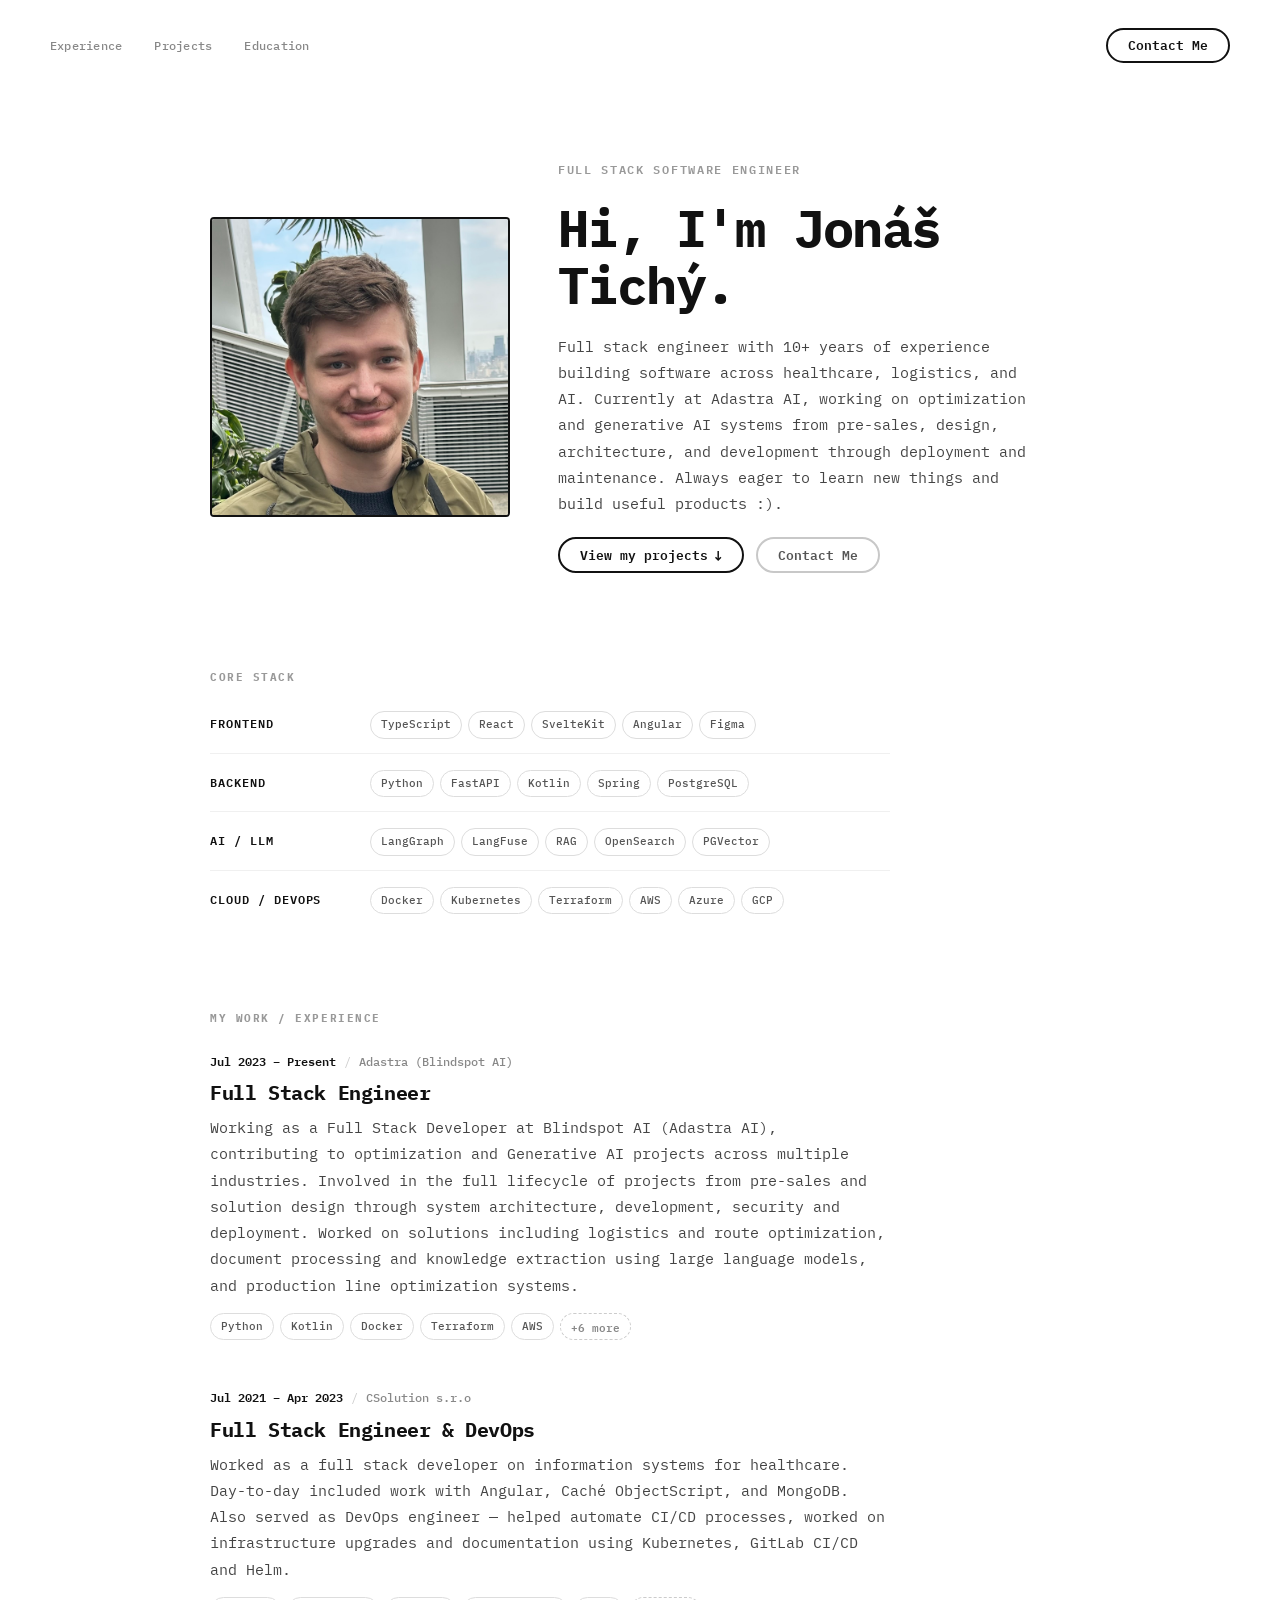
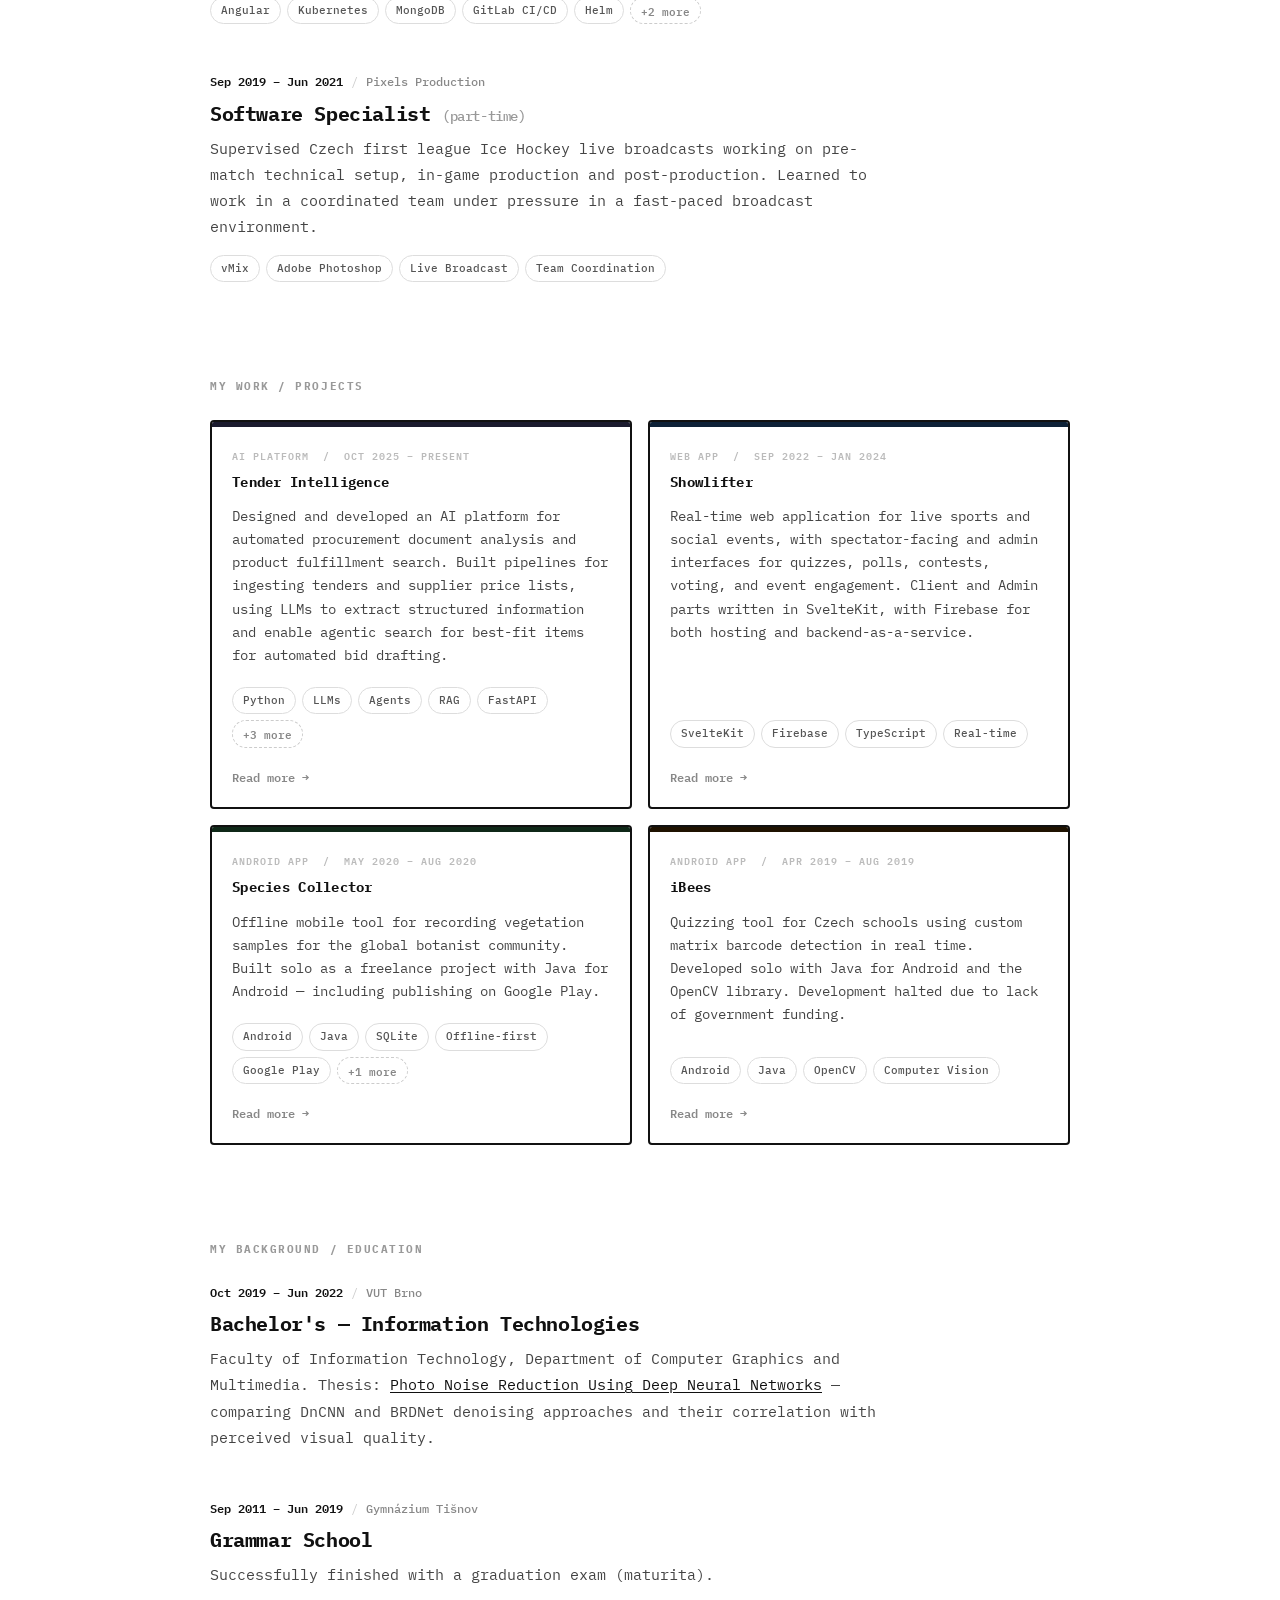
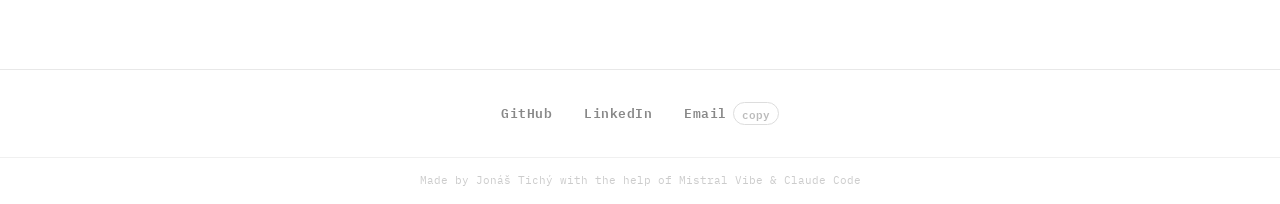
<file: index.html>
<!doctype html>
<html lang="en">
  <head>
    <meta charset="UTF-8" />
    <meta name="viewport" content="width=device-width, initial-scale=1.0" />
    <meta
      name="description"
      content="Jonáš Tichý — Full Stack Software Engineer & AI Specialist building intelligent systems across logistics, healthcare, and procurement domains."
    />
    <meta
      property="og:title"
      content="Jonáš Tichý | Full Stack Software Engineer"
    />
    <meta
      property="og:description"
      content="Full stack engineer with 10+ years of experience, currently at Adastra AI."
    />
    <meta property="og:type" content="website" />
    <title>Jonáš Tichý | Software Engineer</title>
    <link rel="preconnect" href="https://fonts.googleapis.com" />
    <link rel="preconnect" href="https://fonts.gstatic.com" crossorigin />
    <link
      href="https://fonts.googleapis.com/css2?family=IBM+Plex+Mono:wght@400;500;600;700&display=swap"
      rel="stylesheet"
    />
    <link rel="stylesheet" href="style.css" />
  </head>
  <body>
    <a class="skip-link" href="#main-content">Skip to main content</a>

    <!-- NAVBAR -->
    <nav
      class="navbar"
      id="navbar"
      role="navigation"
      aria-label="Main navigation"
    >
      <div class="nav-links">
        <a class="nav-link" href="#experience">Experience</a>
        <a class="nav-link" href="#projects">Projects</a>
        <a class="nav-link" href="#education">Education</a>
      </div>
      <a
        class="button"
        href="mailto:jon.tich@volny.cz"
        aria-label="Send email to Jonáš Tichý"
      >
        <span class="button-text">Contact Me</span>
      </a>
    </nav>

    <!-- MAIN PAGE CONTENT -->
    <div id="main-content">
      <!-- HERO -->
      <section id="hero" aria-label="Introduction">
        <div id="portfolio-header">
          <div id="portfolio-header-image-container">
            <img
              src="./assets/photo.jpg"
              class="portfolio-header-image"
              alt="Jonáš Tichý"
            />
          </div>
          <div id="portfolio-header-text-container">
            <div class="hero-label">Full Stack Software Engineer</div>
            <h1 class="main-title">Hi, I'm Jonáš Tichý.</h1>
            <p class="body-text hero-bio">
              Full stack engineer with 10+ years of experience building software
              across healthcare, logistics, and AI. Currently at Adastra AI,
              working on optimization and generative AI systems from pre-sales,
              design, architecture, and development through deployment and
              maintenance. Always eager to learn new things and build useful
              products :).
            </p>
            <div class="hero-actions">
              <a class="button" href="#projects">
                <span class="button-text">View my projects</span>
                <span class="arrow-icon" aria-hidden="true">↓</span>
              </a>
              <a class="button button-ghost" href="mailto:jon.tich@volny.cz">
                <span class="button-text">Contact Me</span>
              </a>
            </div>
          </div>
        </div>
      </section>

      <!-- CORE STACK -->
      <section id="stack" aria-label="Core stack">
        <span class="subheader-text">Core Stack</span>
        <dl class="stack-list">
          <div class="stack-row">
            <dt class="stack-label">Frontend</dt>
            <dd class="stack-values">
              <span class="tag">TypeScript</span>
              <span class="tag">React</span>
              <span class="tag">SvelteKit</span>
              <span class="tag">Angular</span>
              <span class="tag">Figma</span>
            </dd>
          </div>
          <div class="stack-row">
            <dt class="stack-label">Backend</dt>
            <dd class="stack-values">
              <span class="tag">Python</span>
              <span class="tag">FastAPI</span>
              <span class="tag">Kotlin</span>
              <span class="tag">Spring</span>
              <span class="tag">PostgreSQL</span>
            </dd>
          </div>
          <div class="stack-row">
            <dt class="stack-label">AI / LLM</dt>
            <dd class="stack-values">
              <span class="tag">LangGraph</span>
              <span class="tag">LangFuse</span>
              <span class="tag">RAG</span>
              <span class="tag">OpenSearch</span>
              <span class="tag">PGVector</span>
            </dd>
          </div>
          <div class="stack-row">
            <dt class="stack-label">Cloud / DevOps</dt>
            <dd class="stack-values">
              <span class="tag">Docker</span>
              <span class="tag">Kubernetes</span>
              <span class="tag">Terraform</span>
              <span class="tag">AWS</span>
              <span class="tag">Azure</span>
              <span class="tag">GCP</span>
            </dd>
          </div>
        </dl>
      </section>

      <!-- EXPERIENCE -->
      <section id="experience" aria-label="Work experience">
        <span class="subheader-text">My Work / Experience</span>
        <div class="experience-list">
          <div class="experience-item">
            <div class="experience-meta">
              <span class="experience-period">Jul 2023 – Present</span>
              <span class="experience-sep" aria-hidden="true">/</span>
              <span class="experience-org">Adastra (Blindspot AI)</span>
            </div>
            <h3 class="experience-title">Full Stack Engineer</h3>
            <p class="body-text">
              Working as a Full Stack Developer at Blindspot AI (Adastra AI),
              contributing to optimization and Generative AI projects across
              multiple industries. Involved in the full lifecycle of projects
              from pre-sales and solution design through system architecture,
              development, security and deployment. Worked on solutions
              including logistics and route optimization, document processing
              and knowledge extraction using large language models, and
              production line optimization systems.
            </p>
            <div class="tag-row">
              <span class="tag">Python</span>
              <span class="tag">Kotlin</span>
              <span class="tag">Docker</span>
              <span class="tag">Terraform</span>
              <span class="tag">AWS</span>
              <span class="tag-more-wrapper">
                <button
                  class="tag tag-more"
                  aria-expanded="false"
                  aria-label="Show 6 more technologies"
                >
                  +6 more
                </button>
                <div class="tag-popover" hidden>
                  <span class="tag">Azure</span>
                  <span class="tag">LLMs</span>
                  <span class="tag">React</span>
                  <span class="tag">Svelte</span>
                  <span class="tag">CI/CD</span>
                  <span class="tag">Kubernetes</span>
                </div>
              </span>
            </div>
          </div>

          <div class="experience-item">
            <div class="experience-meta">
              <span class="experience-period">Jul 2021 – Apr 2023</span>
              <span class="experience-sep" aria-hidden="true">/</span>
              <span class="experience-org">CSolution s.r.o</span>
            </div>
            <h3 class="experience-title">Full Stack Engineer &amp; DevOps</h3>
            <p class="body-text">
              Worked as a full stack developer on information systems for
              healthcare. Day-to-day included work with Angular, Caché
              ObjectScript, and MongoDB. Also served as DevOps engineer — helped
              automate CI/CD processes, worked on infrastructure upgrades and
              documentation using Kubernetes, GitLab CI/CD and Helm.
            </p>
            <div class="tag-row">
              <span class="tag">Angular</span>
              <span class="tag">Kubernetes</span>
              <span class="tag">MongoDB</span>
              <span class="tag">GitLab CI/CD</span>
              <span class="tag">Helm</span>
              <span class="tag-more-wrapper">
                <button
                  class="tag tag-more"
                  aria-expanded="false"
                  aria-label="Show 2 more technologies"
                >
                  +2 more
                </button>
                <div class="tag-popover" hidden>
                  <span class="tag">Docker</span>
                  <span class="tag">Caché ObjectScript</span>
                </div>
              </span>
            </div>
          </div>

          <div class="experience-item">
            <div class="experience-meta">
              <span class="experience-period">Sep 2019 – Jun 2021</span>
              <span class="experience-sep" aria-hidden="true">/</span>
              <span class="experience-org">Pixels Production</span>
            </div>
            <h3 class="experience-title">
              Software Specialist
              <span class="experience-note">(part-time)</span>
            </h3>
            <p class="body-text">
              Supervised Czech first league Ice Hockey live broadcasts working
              on pre-match technical setup, in-game production and
              post-production. Learned to work in a coordinated team under
              pressure in a fast-paced broadcast environment.
            </p>
            <div class="tag-row">
              <span class="tag">vMix</span>
              <span class="tag">Adobe Photoshop</span>
              <span class="tag">Live Broadcast</span>
              <span class="tag">Team Coordination</span>
            </div>
          </div>
        </div>
      </section>

      <!-- PROJECTS -->
      <section id="projects" aria-label="Notable projects">
        <span class="subheader-text">My Work / Projects</span>
        <div class="projects-container">
          <div class="project-card">
            <div class="project-color-bar" style="--ph-color: #1a1a2e"></div>
            <div class="project-card-text-container">
              <div class="project-card-header">
                <div class="project-meta">
                  AI Platform &nbsp;/&nbsp; Oct 2025 – Present
                </div>
                <span class="project-title">Tender Intelligence</span>
              </div>
              <p class="body-text project-card-text">
                Designed and developed an AI platform for automated procurement
                document analysis and product fulfillment search. Built
                pipelines for ingesting tenders and supplier price lists, using
                LLMs to extract structured information and enable agentic search
                for best-fit items for automated bid drafting.
              </p>
              <div class="tag-row">
                <span class="tag">Python</span>
                <span class="tag">LLMs</span>
                <span class="tag">Agents</span>
                <span class="tag">RAG</span>
                <span class="tag">FastAPI</span>
                <span class="tag-more-wrapper">
                  <button
                    class="tag tag-more"
                    aria-expanded="false"
                    aria-label="Show 3 more technologies"
                  >
                    +3 more
                  </button>
                  <div class="tag-popover" hidden>
                    <span class="tag">Docker</span>
                    <span class="tag">PostgreSQL</span>
                    <span class="tag">On-premise</span>
                  </div>
                </span>
              </div>
              <a
                class="project-page-card-link"
                href="./project-pages/tender-intelligence.html"
                >Read more →</a
              >
            </div>
          </div>

          <div class="project-card">
            <div class="project-color-bar" style="--ph-color: #0d2137"></div>
            <div class="project-card-text-container">
              <div class="project-card-header">
                <div class="project-meta">
                  Web App &nbsp;/&nbsp; Sep 2022 – Jan 2024
                </div>
                <span class="project-title">Showlifter</span>
              </div>
              <p class="body-text project-card-text">
                Real-time web application for live sports and social events,
                with spectator-facing and admin interfaces for quizzes, polls,
                contests, voting, and event engagement. Client and Admin parts
                written in SvelteKit, with Firebase for both hosting and
                backend-as-a-service.
              </p>
              <div class="tag-row">
                <span class="tag">SvelteKit</span>
                <span class="tag">Firebase</span>
                <span class="tag">TypeScript</span>
                <span class="tag">Real-time</span>
              </div>
              <a
                class="project-page-card-link"
                href="./project-pages/showlifter.html"
                >Read more →</a
              >
            </div>
          </div>

          <div class="project-card">
            <div class="project-color-bar" style="--ph-color: #0f2818"></div>
            <div class="project-card-text-container">
              <div class="project-card-header">
                <div class="project-meta">
                  Android App &nbsp;/&nbsp; May 2020 – Aug 2020
                </div>
                <span class="project-title">Species Collector</span>
              </div>
              <p class="body-text project-card-text">
                Offline mobile tool for recording vegetation samples for the
                global botanist community. Built solo as a freelance project
                with Java for Android — including publishing on Google Play.
              </p>
              <div class="tag-row">
                <span class="tag">Android</span>
                <span class="tag">Java</span>
                <span class="tag">SQLite</span>
                <span class="tag">Offline-first</span>
                <span class="tag">Google Play</span>
                <span class="tag-more-wrapper">
                  <button
                    class="tag tag-more"
                    aria-expanded="false"
                    aria-label="Show 1 more technology"
                  >
                    +1 more
                  </button>
                  <div class="tag-popover" hidden>
                    <span class="tag">Freelance</span>
                  </div>
                </span>
              </div>
              <a
                class="project-page-card-link"
                href="./project-pages/species-collector.html"
                >Read more →</a
              >
            </div>
          </div>

          <div class="project-card">
            <div class="project-color-bar" style="--ph-color: #1f1200"></div>
            <div class="project-card-text-container">
              <div class="project-card-header">
                <div class="project-meta">
                  Android App &nbsp;/&nbsp; Apr 2019 – Aug 2019
                </div>
                <span class="project-title">iBees</span>
              </div>
              <p class="body-text project-card-text">
                Quizzing tool for Czech schools using custom matrix barcode
                detection in real time. Developed solo with Java for Android and
                the OpenCV library. Development halted due to lack of government
                funding.
              </p>
              <div class="tag-row">
                <span class="tag">Android</span>
                <span class="tag">Java</span>
                <span class="tag">OpenCV</span>
                <span class="tag">Computer Vision</span>
              </div>
              <a
                class="project-page-card-link"
                href="./project-pages/ibees.html"
                >Read more →</a
              >
            </div>
          </div>
        </div>
      </section>

      <!-- EDUCATION -->
      <section id="education" aria-label="Education">
        <span class="subheader-text">My Background / Education</span>
        <div class="experience-list">
          <div class="experience-item">
            <div class="experience-meta">
              <span class="experience-period">Oct 2019 – Jun 2022</span>
              <span class="experience-sep" aria-hidden="true">/</span>
              <span class="experience-org">VUT Brno</span>
            </div>
            <h3 class="experience-title">
              Bachelor's — Information Technologies
            </h3>
            <p class="body-text">
              Faculty of Information Technology, Department of Computer Graphics
              and Multimedia. Thesis:
              <a
                class="inline-link"
                href="https://www.fit.vut.cz/study/thesis/25132/.en"
                target="_blank"
                rel="noopener noreferrer"
                >Photo Noise Reduction Using Deep Neural Networks</a
              >
              — comparing DnCNN and BRDNet denoising approaches and their
              correlation with perceived visual quality.
            </p>
          </div>

          <div class="experience-item">
            <div class="experience-meta">
              <span class="experience-period">Sep 2011 – Jun 2019</span>
              <span class="experience-sep" aria-hidden="true">/</span>
              <span class="experience-org">Gymnázium Tišnov</span>
            </div>
            <h3 class="experience-title">Grammar School</h3>
            <p class="body-text">
              Successfully finished with a graduation exam (maturita).
            </p>
          </div>
        </div>
      </section>
    </div>

    <!-- FOOTER -->
    <footer id="footer" role="contentinfo">
      <a
        class="icon-link"
        href="https://github.com/JondaGit"
        target="_blank"
        rel="noopener noreferrer"
        aria-label="GitHub profile"
        >GitHub</a
      >
      <a
        class="icon-link"
        href="https://www.linkedin.com/in/jon%C3%A1%C5%A1-tich%C3%BD-436128239/"
        target="_blank"
        rel="noopener noreferrer"
        aria-label="LinkedIn profile"
        >LinkedIn</a
      >
      <span class="footer-email-group">
        <a
          class="icon-link"
          href="mailto:jon.tich@volny.cz"
          aria-label="Send email"
          >Email</a
        >
        <button
          class="copy-email-btn"
          id="copyEmailBtn"
          aria-label="Copy email address"
          data-email="jon.tich@volny.cz"
        >
          copy
        </button>
      </span>
    </footer>

    <div id="made-by">
      Made by Jonáš Tichý with the help of Mistral Vibe &amp; Claude Code
    </div>

    <button class="scroll-top" id="scrollTop" aria-label="Scroll to top">
      ↑
    </button>

    <!-- CONTACT DIALOG -->
    <dialog
      id="contactDialog"
      class="contact-dialog"
      aria-labelledby="contactDialogTitle"
    >
      <button
        class="contact-dialog-close"
        id="contactDialogClose"
        aria-label="Close dialog"
      >
        ×
      </button>
      <h2 id="contactDialogTitle" class="contact-dialog-title">
        Let's have a chat!
      </h2>
      <p class="body-text contact-dialog-text">
        I don't like the automatic mailto: popups since I never use the default
        email client — so annoying! Copy my address directly or contact me via
        LinkedIn and let's talk :).
      </p>
      <div class="contact-dialog-options">
        <div class="contact-option">
          <span class="contact-option-label">Email</span>
          <div class="contact-option-row">
            <span class="contact-option-value">jon.tich@volny.cz</span>
            <button
              class="copy-email-btn"
              id="dialogCopyEmailBtn"
              data-email="jon.tich@volny.cz"
              aria-label="Copy email address"
            >
              copy
            </button>
          </div>
        </div>
        <a
          class="contact-option contact-option-link"
          href="https://www.linkedin.com/in/jon%C3%A1%C5%A1-tich%C3%BD-436128239/"
          target="_blank"
          rel="noopener noreferrer"
        >
          <span class="contact-option-label">LinkedIn</span>
          <div class="contact-option-row">
            <span class="contact-option-value">Jonáš Tichý</span>
            <span class="contact-option-arrow" aria-hidden="true">↗</span>
          </div>
        </a>
      </div>
    </dialog>

    <script src="script.js"></script>
  </body>
</html>
</file>
<file: style.css>
/* ============================================
   BASE RESET
   ============================================ */
*,
*::before,
*::after {
  box-sizing: border-box;
  margin: 0;
  padding: 0;
}

html {
  text-size-adjust: none;
  -webkit-text-size-adjust: none;
  scroll-behavior: smooth;
}

body {
  font-family: "IBM Plex Mono", "Courier New", monospace;
  background-color: #ffffff;
  color: #111111;
  line-height: 1.6;
  font-size: 16px;
  -webkit-font-smoothing: antialiased;
  -moz-osx-font-smoothing: grayscale;
  overflow-x: hidden;
}

a {
  color: inherit;
  text-decoration: none;
}
ul,
ol {
  list-style: none;
}
button {
  border: none;
  background: none;
  cursor: pointer;
  font: inherit;
  color: inherit;
}
img,
svg {
  display: block;
}

/* ============================================
   SKIP LINK
   ============================================ */
.skip-link {
  position: fixed;
  top: -100%;
  left: 1rem;
  z-index: 9999;
  background: #111;
  color: #fff;
  padding: 8px 16px;
  border-radius: 50px;
  font-size: 13px;
  font-weight: 600;
  transition: top 0.2s;
}
.skip-link:focus {
  top: 1rem;
}

/* ============================================
   NAVBAR
   ============================================ */
.navbar {
  width: 100%;
  padding: 28px 50px;
  display: flex;
  justify-content: space-between;
  align-items: center;
  position: fixed;
  top: 0;
  left: 0;
  z-index: 100;
  background: rgba(255, 255, 255, 0.92);
  backdrop-filter: blur(12px);
  -webkit-backdrop-filter: blur(12px);
  border-bottom: 1px solid transparent;
  transition:
    border-color 0.25s ease,
    padding 0.25s ease;
}

.navbar.scrolled {
  border-color: #e8e8e8;
  padding: 20px 50px;
}

.nav-links {
  display: flex;
  gap: 2rem;
  margin-right: auto;
}

.nav-link {
  font-size: 12px;
  font-weight: 500;
  color: #888;
  letter-spacing: 0.02em;
  transition: color 0.15s ease;
}
.nav-link:hover {
  color: #111;
}

/* ============================================
   BUTTONS
   ============================================ */
.button {
  display: inline-flex;
  align-items: center;
  gap: 6px;
  padding: 9px 20px;
  border: 2px solid #111111;
  border-radius: 50px;
  font-family: inherit;
  font-size: 13px;
  font-weight: 600;
  color: #111111;
  text-decoration: none;
  background: transparent;
  transition:
    background 0.15s ease,
    color 0.15s ease;
  cursor: pointer;
  white-space: nowrap;
}

.button:hover {
  background: #111111;
  color: #ffffff;
}

.button-ghost {
  border-color: #c8c8c8;
  color: #555;
}
.button-ghost:hover {
  background: #111;
  color: #fff;
  border-color: #111;
}

.button-text {
  line-height: 1;
}

.arrow-icon {
  font-size: 14px;
  line-height: 1;
  display: inline-block;
  transition: transform 0.15s ease;
}
.button:hover .arrow-icon {
  transform: translateY(2px);
}

/* ============================================
   MAIN LAYOUT
   ============================================ */
#main-content {
  max-width: 960px;
  margin: 0 auto;
  padding: 160px 50px 80px;
  display: flex;
  flex-direction: column;
  gap: 96px;
}

/* ============================================
   HERO
   ============================================ */
#portfolio-header {
  display: flex;
  gap: 48px;
  align-items: center;
}

#portfolio-header-image-container {
  flex-shrink: 0;
  width: 300px;
}

.portfolio-header-image {
  width: 100%;
  height: 300px;
  object-fit: cover;
  object-position: center top;
  border-radius: 4px;
  border: 2px solid #111;
}

#portfolio-header-text-container {
  display: flex;
  flex-direction: column;
  gap: 20px;
}

.hero-label {
  font-size: 12px;
  font-weight: 600;
  text-transform: uppercase;
  letter-spacing: 0.14em;
  color: #999;
}

.main-title {
  font-size: clamp(2rem, 5vw, 3.25rem);
  font-weight: 700;
  line-height: 1.1;
  letter-spacing: -0.03em;
  color: #111;
}

.hero-bio {
  max-width: 480px;
}

.hero-actions {
  display: flex;
  gap: 12px;
  flex-wrap: wrap;
}

/* ============================================
   TYPOGRAPHY
   ============================================ */
.subheader-text {
  font-size: 11px;
  font-weight: 700;
  text-transform: uppercase;
  letter-spacing: 0.14em;
  color: #999;
  display: block;
  margin-bottom: 24px;
}

.body-text {
  font-size: 15px;
  font-weight: 400;
  color: #444;
  line-height: 1.75;
}

/* ============================================
   ABOUT
   ============================================ */
#about {
  display: flex;
  flex-direction: column;
}

.about-section-content {
  display: flex;
  flex-direction: column;
  gap: 20px;
  max-width: 680px;
}

/* ============================================
   PROJECT COLOR BAR
   ============================================ */
.project-color-bar {
  width: 100%;
  height: 5px;
  background-color: var(--ph-color, #1a1a1a);
  flex-shrink: 0;
}

/* ============================================
   TAG POPOVER
   ============================================ */

.tag-row {
  display: flex;
  flex-wrap: wrap;
  gap: 6px;
  align-items: center;
}

.tag {
  display: inline-block;
  font-family: inherit;
  font-size: 11px;
  font-weight: 500;
  color: #555;
  padding: 4px 10px;
  border: 1.5px solid #ddd;
  border-radius: 50px;
  white-space: nowrap;
}

.tag-more-wrapper {
  position: relative;
  display: inline-flex;
}

.tag-more {
  display: inline-block;
  font-family: inherit;
  font-size: 11px;
  font-weight: 600;
  color: #888;
  padding: 4px 10px;
  border: 1.5px dashed #ccc;
  border-radius: 50px;
  white-space: nowrap;
  cursor: pointer;
  transition:
    color 0.15s ease,
    border-color 0.15s ease;
}
.tag-more:hover,
.tag-more[aria-expanded="true"] {
  color: #111;
  border-color: #111;
}

.tag-popover {
  position: absolute;
  bottom: calc(100% + 6px);
  left: 0;
  background: #fff;
  border: 2px solid #111;
  border-radius: 4px;
  padding: 10px 12px;
  display: flex;
  flex-wrap: wrap;
  gap: 6px;
  min-width: 120px;
  z-index: 50;
  box-shadow: 3px 3px 0 #111;
}
.tag-popover[hidden] {
  display: none;
}

/* ============================================
   CORE STACK
   ============================================ */
#stack {
  display: flex;
  flex-direction: column;
}

.stack-list {
  display: flex;
  flex-direction: column;
  gap: 16px;
  max-width: 680px;
}

.stack-row {
  display: grid;
  grid-template-columns: 140px 1fr;
  gap: 20px;
  align-items: baseline;
  padding-bottom: 14px;
  border-bottom: 1px solid #f0f0f0;
}

.stack-row:last-child {
  border-bottom: none;
  padding-bottom: 0;
}

.stack-label {
  font-size: 12px;
  font-weight: 600;
  text-transform: uppercase;
  letter-spacing: 0.08em;
  color: #111;
}

.stack-values {
  display: flex;
  flex-wrap: wrap;
  gap: 6px;
  margin: 0;
}

@media (max-width: 700px) {
  .stack-row {
    grid-template-columns: 1fr;
    gap: 8px;
  }
}

/* ============================================
   EXPERIENCE
   ============================================ */
#experience {
  display: flex;
  flex-direction: column;
}

.experience-list {
  display: flex;
  flex-direction: column;
  gap: 48px;
}

.experience-item {
  display: flex;
  flex-direction: column;
  gap: 10px;
  max-width: 680px;
}

.experience-meta {
  display: flex;
  align-items: center;
  gap: 8px;
}

.experience-period {
  font-size: 12px;
  font-weight: 600;
  color: #111;
}

.experience-sep {
  color: #ccc;
  font-size: 12px;
}

.experience-org {
  font-size: 12px;
  font-weight: 500;
  color: #888;
}

.experience-title {
  font-size: 20px;
  font-weight: 700;
  letter-spacing: -0.02em;
  color: #111;
  line-height: 1.2;
}

.experience-note {
  font-size: 14px;
  font-weight: 500;
  color: #999;
}

.inline-link {
  color: #111;
  text-decoration: underline;
  text-underline-offset: 2px;
}
.inline-link:hover {
  opacity: 0.6;
}

.experience-item .tag-row {
  margin-top: 4px;
}

/* ============================================
   PROJECTS
   ============================================ */
#projects {
  display: flex;
  flex-direction: column;
}

.projects-container {
  display: grid;
  grid-template-columns: repeat(auto-fill, minmax(280px, 1fr));
  gap: 16px;
}

.project-card {
  border: 2px solid #111;
  border-radius: 4px;
  padding: 0;
  display: flex;
  flex-direction: column;
  overflow: hidden;
  transition: background 0.15s ease;
}
.project-card:hover {
  background: #f9f9f9;
}

.project-card-placeholder {
  border-color: #ddd;
  opacity: 0.6;
}
.project-card-placeholder:hover {
  background: transparent;
}

.project-card-text-container {
  display: flex;
  flex-direction: column;
  gap: 12px;
  flex: 1;
  padding: 20px;
}

.project-card-header {
  display: flex;
  flex-direction: column;
  gap: 4px;
}

.project-meta {
  font-size: 10px;
  font-weight: 600;
  text-transform: uppercase;
  letter-spacing: 0.1em;
  color: #bbb;
  margin-bottom: 4px;
}

.project-title {
  display: block;
  font-size: 14px;
  font-weight: 700;
  letter-spacing: 0.02em;
  color: #111;
}

.project-card-text {
  font-size: 14px;
  line-height: 1.65;
}

.project-card .tag-row {
  margin-top: auto;
  padding-top: 8px;
}

/* ============================================
   FOOTER
   ============================================ */
#footer {
  width: 100%;
  display: flex;
  padding: 32px 50px;
  justify-content: center;
  align-items: center;
  gap: 32px;
  border-top: 1px solid #e8e8e8;
}

.icon-link {
  font-size: 13px;
  font-weight: 600;
  color: #888;
  transition: color 0.15s ease;
  letter-spacing: 0.04em;
}
.icon-link:hover {
  color: #111;
}

.footer-email-group {
  display: inline-flex;
  align-items: center;
  gap: 6px;
}

.copy-email-btn {
  font-family: inherit;
  font-size: 11px;
  font-weight: 600;
  color: #bbb;
  padding: 2px 8px;
  border: 1.5px solid #ddd;
  border-radius: 50px;
  cursor: pointer;
  transition:
    color 0.15s ease,
    border-color 0.15s ease;
}
.copy-email-btn:hover {
  color: #111;
  border-color: #111;
}
.copy-email-btn.copied {
  color: #22c55e;
  border-color: #22c55e;
}

/* ============================================
   PROJECT PAGES
   ============================================ */
/* Tighter rhythm on project detail pages — landing-page gap is too generous */
#main-content:has(.project-page-header) {
  gap: 40px;
}

.back-link {
  display: inline-flex;
  align-items: center;
  gap: 6px;
  font-size: 13px;
  font-weight: 600;
  color: #888;
  transition: color 0.15s ease;
}
.back-link:hover {
  color: #111;
}

.project-page-header {
  display: flex;
  flex-direction: column;
  gap: 16px;
  padding-bottom: 24px;
  border-bottom: 1px solid #e8e8e8;
}

.project-page-header .main-title {
  font-size: clamp(2rem, 5vw, 3rem);
}

.project-page-section .body-text + .body-text {
  margin-top: 16px;
}

.highlight-list {
  display: flex;
  flex-direction: column;
  gap: 8px;
  list-style: none;
  padding: 0;
}
.highlight-list li {
  position: relative;
  padding-left: 20px;
  line-height: 1.65;
}
.highlight-list li::before {
  content: "";
  position: absolute;
  left: 4px;
  top: 0.7em;
  width: 5px;
  height: 5px;
  border-radius: 50%;
  background: #111;
}

.screenshot-grid {
  display: grid;
  grid-template-columns: repeat(auto-fill, minmax(380px, 1fr));
  gap: 16px;
}

.screenshot-grid-3col {
  grid-template-columns: repeat(3, 1fr);
}

.screenshot-placeholder {
  width: 100%;
  aspect-ratio: 16 / 9;
  background: #f5f5f5;
  border: 2px dashed #ddd;
  border-radius: 4px;
  display: flex;
  align-items: center;
  justify-content: center;
  color: #bbb;
  font-size: 11px;
  font-weight: 500;
  letter-spacing: 0.04em;
}

.screenshot-placeholder.full-width {
  grid-column: 1 / -1;
  aspect-ratio: 16 / 7;
}

.screenshot-img {
  width: 100%;
  height: auto;
  border-radius: 4px;
  border: 1px solid #e8e8e8;
  display: block;
  cursor: zoom-in;
  transition: opacity 0.15s ease;
}

.screenshot-img:hover {
  opacity: 0.88;
}

/* ============================================
   LIGHTBOX
   ============================================ */
#lightbox {
  display: none;
  position: fixed;
  inset: 0;
  z-index: 1000;
  background: rgba(0, 0, 0, 0.82);
  align-items: center;
  justify-content: center;
  padding: 24px;
}

#lightbox.open {
  display: flex;
}

#lightbox-img {
  max-width: min(92vw, 1200px);
  max-height: 88vh;
  border-radius: 6px;
  box-shadow: 0 24px 80px rgba(0, 0, 0, 0.6);
  object-fit: contain;
}

#lightbox-caption {
  position: fixed;
  bottom: 28px;
  left: 50%;
  transform: translateX(-50%);
  font-family: "IBM Plex Mono", monospace;
  font-size: 0.8rem;
  color: rgba(255, 255, 255, 0.7);
  white-space: nowrap;
  pointer-events: none;
}

#lightbox-close {
  position: fixed;
  top: 20px;
  right: 24px;
  background: none;
  border: 1px solid rgba(255, 255, 255, 0.35);
  color: #fff;
  font-family: "IBM Plex Mono", monospace;
  font-size: 0.8rem;
  padding: 6px 14px;
  border-radius: 50px;
  cursor: pointer;
  transition: background 0.15s ease;
}

#lightbox-close:hover {
  background: rgba(255, 255, 255, 0.12);
}

.screenshot-figure {
  margin: 0;
}

.screenshot-figure.full-width {
  grid-column: 1 / -1;
}

.screenshot-caption {
  font-size: 0.78rem;
  color: #888;
  margin-top: 8px;
  font-family: "IBM Plex Mono", monospace;
}

.project-page-card-link {
  display: inline-flex;
  align-items: center;
  gap: 4px;
  font-size: 12px;
  font-weight: 600;
  color: #888;
  margin-top: 8px;
  transition: color 0.15s ease;
}
.project-page-card-link:hover {
  color: #111;
}

@media (max-width: 700px) {
  .screenshot-grid {
    grid-template-columns: 1fr;
  }
  .screenshot-grid-3col {
    grid-template-columns: 1fr;
  }
  .screenshot-placeholder.full-width {
    aspect-ratio: 16 / 9;
  }
}

/* ============================================
   MADE BY
   ============================================ */
#made-by {
  width: 100%;
  text-align: center;
  padding: 14px;
  font-size: 11px;
  font-weight: 400;
  color: #ccc;
  border-top: 1px solid #f0f0f0;
}

/* ============================================
   SCROLL TO TOP
   ============================================ */
.scroll-top {
  position: fixed;
  bottom: 2rem;
  right: 2rem;
  width: 40px;
  height: 40px;
  border: 2px solid #111;
  border-radius: 50%;
  font-family: inherit;
  font-size: 16px;
  font-weight: 700;
  color: #111;
  background: #fff;
  display: flex;
  align-items: center;
  justify-content: center;
  cursor: pointer;
  z-index: 90;
  opacity: 0;
  transform: translateY(8px);
  pointer-events: none;
  transition:
    opacity 0.25s ease,
    transform 0.25s ease,
    background 0.15s ease,
    color 0.15s ease;
}
.scroll-top.visible {
  opacity: 1;
  transform: translateY(0);
  pointer-events: all;
}
.scroll-top:hover {
  background: #111;
  color: #fff;
}

/* ============================================
   CONTACT DIALOG
   ============================================ */
.contact-dialog {
  border: 2px solid #111;
  border-radius: 6px;
  background: #fff;
  color: #111;
  padding: 32px;
  max-width: 440px;
  width: calc(100% - 32px);
  box-shadow: 6px 6px 0 #111;
  position: fixed;
  inset: 0;
  margin: auto;
  font-family: inherit;
}

.contact-dialog::backdrop {
  background: rgba(0, 0, 0, 0.55);
  backdrop-filter: blur(4px);
  -webkit-backdrop-filter: blur(4px);
}

.contact-dialog-close {
  position: absolute;
  top: 12px;
  right: 14px;
  width: 28px;
  height: 28px;
  display: flex;
  align-items: center;
  justify-content: center;
  font-size: 20px;
  line-height: 1;
  color: #888;
  border-radius: 50%;
  transition: color 0.15s ease, background 0.15s ease;
}
.contact-dialog-close:hover {
  color: #111;
  background: #f3f3f3;
}

.contact-dialog-title {
  font-size: 22px;
  font-weight: 700;
  letter-spacing: -0.02em;
  color: #111;
  margin-bottom: 12px;
}

.contact-dialog-text {
  margin-bottom: 24px;
}

.contact-dialog-options {
  display: flex;
  flex-direction: column;
  gap: 10px;
}

.contact-option {
  display: flex;
  flex-direction: column;
  gap: 4px;
  padding: 14px 16px;
  border: 1.5px solid #e5e5e5;
  border-radius: 6px;
  background: #fafafa;
  text-decoration: none;
  color: inherit;
  transition: border-color 0.15s ease, background 0.15s ease;
}

.contact-option-link:hover {
  border-color: #111;
  background: #f3f3f3;
}

.contact-option-label {
  font-size: 10px;
  font-weight: 600;
  text-transform: uppercase;
  letter-spacing: 0.12em;
  color: #999;
}

.contact-option-row {
  display: flex;
  align-items: center;
  justify-content: space-between;
  gap: 12px;
}

.contact-option-value {
  font-size: 14px;
  font-weight: 500;
  color: #111;
  word-break: break-all;
}

.contact-option-arrow {
  font-size: 14px;
  color: #888;
  transition: transform 0.15s ease, color 0.15s ease;
}
.contact-option-link:hover .contact-option-arrow {
  color: #111;
  transform: translate(2px, -2px);
}

@media (max-width: 480px) {
  .contact-dialog {
    padding: 24px;
  }
  .contact-dialog-title {
    font-size: 18px;
  }
}

/* ============================================
   FOCUS
   ============================================ */
:focus-visible {
  outline: 2px solid #111;
  outline-offset: 3px;
  border-radius: 2px;
}

/* ============================================
   RESPONSIVE
   ============================================ */

/* Large screens */
@media (max-width: 1200px) {
  #main-content {
    padding-left: 40px;
    padding-right: 40px;
  }
  .navbar {
    padding-left: 40px;
    padding-right: 40px;
  }
  #footer {
    padding-left: 40px;
    padding-right: 40px;
  }
}

/* Medium screens */
@media (max-width: 900px) {
  .nav-links {
    display: none;
  }
  #main-content {
    padding-left: 30px;
    padding-right: 30px;
  }
  .navbar {
    padding-left: 30px;
    padding-right: 30px;
  }
  #footer {
    padding-left: 30px;
    padding-right: 30px;
  }
}

/* Tablet */
@media (max-width: 700px) {
  #main-content {
    padding: 130px 24px 60px;
    gap: 64px;
  }
  .navbar {
    padding: 20px 24px;
  }
  .navbar.scrolled {
    padding: 16px 24px;
  }
  #footer {
    padding: 24px;
    gap: 24px;
  }

  .main-title {
    letter-spacing: -0.02em;
  }
  .projects-container {
    grid-template-columns: 1fr;
  }
}

/* Mobile */
@media (max-width: 480px) {
  .hero-actions {
    flex-direction: column;
    align-items: flex-start;
  }
  .scroll-top {
    bottom: 1.25rem;
    right: 1.25rem;
  }
}

/* Hero photo stacks on small screens */
@media (max-width: 700px) {
  #portfolio-header {
    flex-direction: column;
    gap: 28px;
  }
  #portfolio-header-image-container {
    width: 180px;
  }
  .portfolio-header-image {
    height: 180px;
  }
}
</file>
